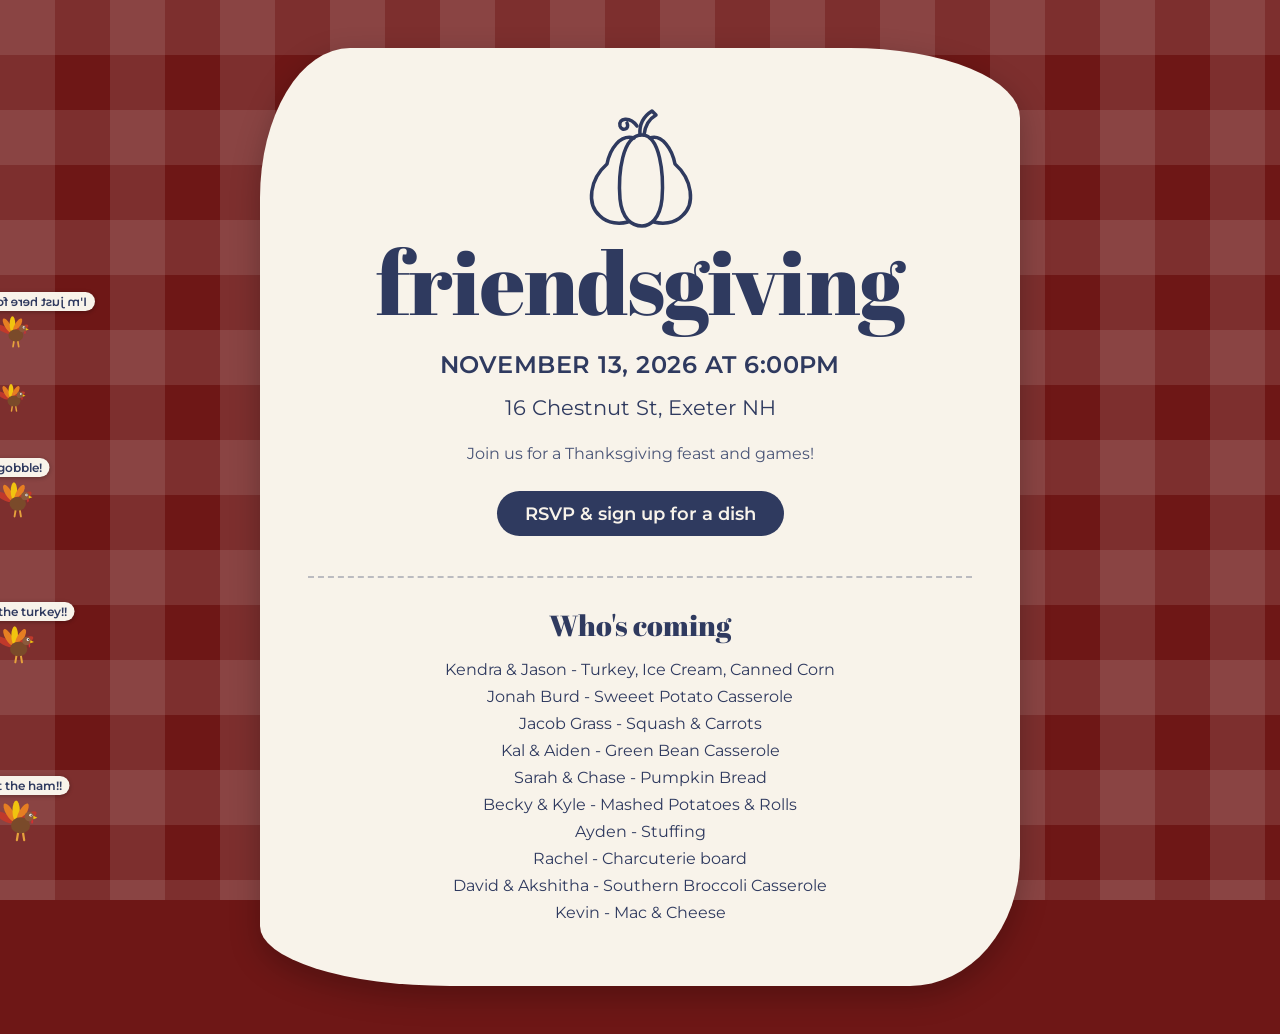
<file: index.html>
<!DOCTYPE html>
<html lang="en">
<head>
    <meta charset="UTF-8">
    <meta name="viewport" content="width=device-width, initial-scale=1.0, viewport-fit=cover">
    <meta property="og:title" content="Friendsgiving 2026">
    <meta property="og:description" content="November 13, 2026 at 6:00pm - 16 Chestnut St, Exeter NH. RSVP & sign up for a dish!">
    <meta property="og:image" content="https://friendseatfood.com/images/invitation.jpg">
    <link rel="preconnect" href="https://fonts.googleapis.com">
    <link rel="preconnect" href="https://fonts.gstatic.com" crossorigin>
    <link href="https://fonts.googleapis.com/css2?family=Abril+Fatface&family=Montserrat:ital,wght@0,400;0,500;0,600;1,400&display=swap" rel="stylesheet">
    <link rel="stylesheet" href="style.css?v=2026e">
    <title>Friendsgiving 2026</title>
</head>
<body>
    <div class="page-wrapper">
        <div class="card">
            <svg class="pumpkin" viewBox="0 0 120 130" fill="none" stroke="#2f3a5f" stroke-width="3.5" stroke-linecap="round" stroke-linejoin="round" aria-hidden="true">
                <path d="M60 31 C59 20, 64 12, 72 7 L76 11 C69 15, 65 22, 64 31"/>
                <path d="M57 22 C50 12, 38 14, 40 22 C42 28, 50 25, 47 19"/>
                <path d="M62 31 C42 31, 38 70, 40 95 C42 115, 52 122, 62 122 C70 122, 80 115, 82 95 C84 70, 80 31, 62 31 Z"/>
                <path d="M54 34 C40 30, 30 45, 27 60 C10 75, 6 100, 20 112 C28 120, 40 120, 48 118"/>
                <path d="M70 34 C82 30, 92 45, 95 60 C112 75, 116 100, 102 112 C94 120, 82 120, 74 118"/>
            </svg>

            <h1>friendsgiving</h1>
            <div class="event-details">
                <p>November 13, 2026 at 6:00pm</p>
            </div>
            <div class="location-details">
                <p>16 Chestnut St, Exeter NH</p>
            </div>
            <p class="tagline">Join us for a Thanksgiving feast and games!</p>

            <button onclick="redirectToRSVP()" class="rsvp-button">RSVP &amp; sign up for a dish</button>

            <div class="rsvp-info">
                <h2>Who's coming</h2>
                <ul id="bring-list">
                    <li>Kendra &amp; Jason - Turkey, Ice Cream, Canned Corn</li>
                    <li>Jonah Burd - Sweeet Potato Casserole</li>
                    <li>Jacob Grass - Squash &amp; Carrots </li>
                    <li>Kal &amp; Aiden - Green Bean Casserole </li>
                    <li>Sarah &amp; Chase - Pumpkin Bread </li>
                    <li>Becky &amp; Kyle - Mashed Potatoes &amp; Rolls  </li>
                    <li>Ayden - Stuffing </li>
                    <li>Rachel - Charcuterie board </li>
                    <li>David &amp; Akshitha - Southern Broccoli Casserole  </li>
                    <li>Kevin - Mac &amp; Cheese </li>
                </ul>
                <p class="empty-note">No RSVPs yet &mdash; be the first!</p>
            </div>
        </div>
    </div>

    <script>
        function redirectToRSVP() {
            window.location.href = "rsvp.html";
        }
    </script>
    <script src="turkeys.js?v=2026e"></script>
</body>
</html>
</file>
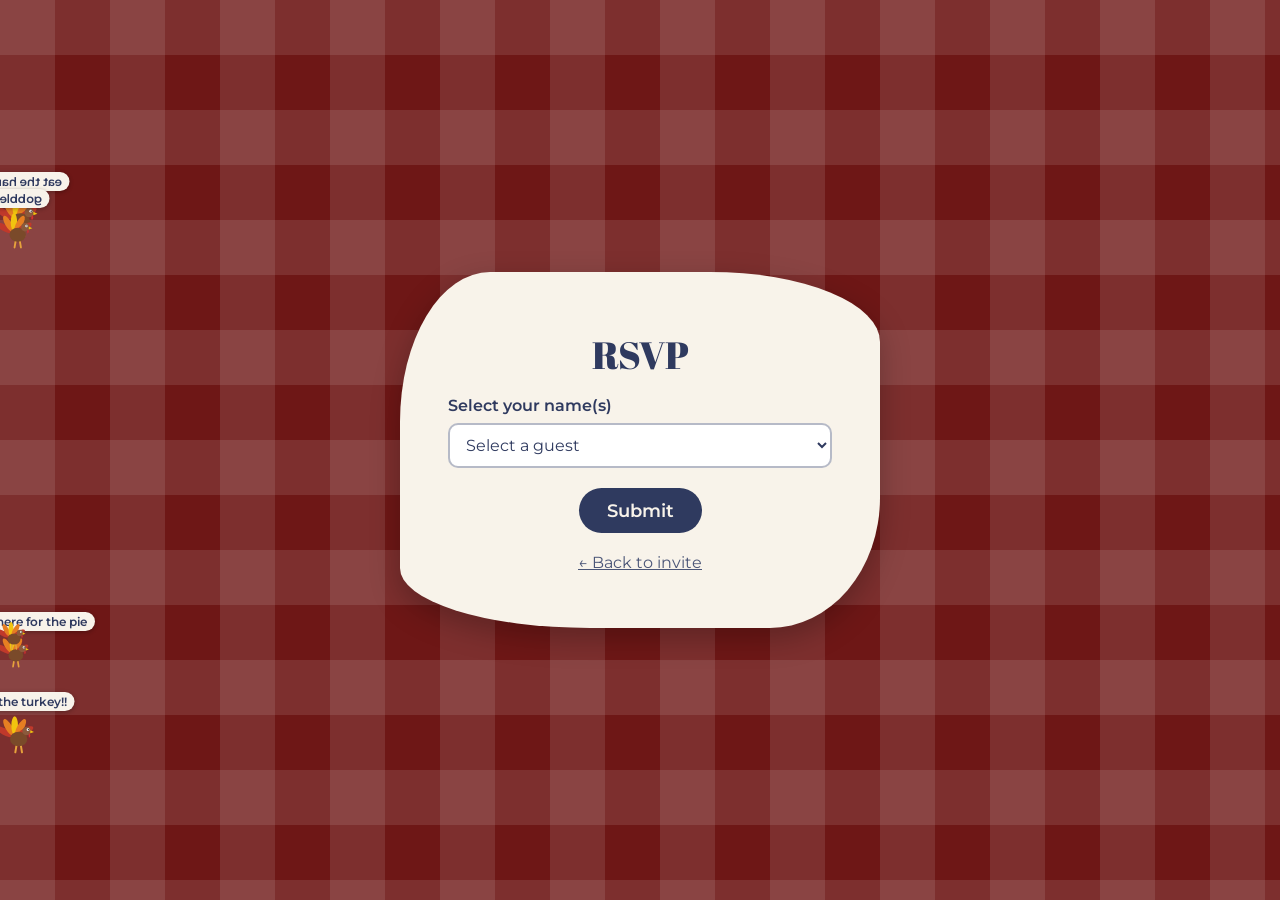
<file: rsvp.html>
<!DOCTYPE html>
<html lang="en">
<head>
    <meta charset="UTF-8">
    <meta name="viewport" content="width=device-width, initial-scale=1.0">
    <title>Friendsgiving RSVP</title>
    <link rel="preconnect" href="https://fonts.googleapis.com">
    <link rel="preconnect" href="https://fonts.gstatic.com" crossorigin>
    <link href="https://fonts.googleapis.com/css2?family=Abril+Fatface&family=Montserrat:ital,wght@0,400;0,500;0,600;1,400&display=swap" rel="stylesheet">
    <link rel="stylesheet" href="style.css?v=2026e">
    <style>
        .card
        {
            max-width: 480px;
            text-align: left;
        }

        .card h2
        {
            text-align: center;
            font-size: 2.4em;
        }

        label
        {
            display: block;
            margin-bottom: 8px;
            font-weight: 600;
        }

        select, input[type="text"]
        {
            font-family: 'Montserrat', sans-serif;
            font-size: 1em;
            color: var(--navy);
            width: 100%;
            padding: 10px 12px;
            margin-bottom: 20px;
            box-sizing: border-box;
            background: #fff;
            border: 2px solid rgba(47, 58, 95, 0.35);
            border-radius: 10px;
        }

        select:focus, input[type="text"]:focus
        {
            outline: none;
            border-color: var(--navy);
        }

        .additional-fields
        {
            display: none;
        }

        .additional-fields.visible
        {
            display: block;
        }

        .attendance-options
        {
            display: flex;
            gap: 24px;
            margin-bottom: 20px;
        }

        .attendance-options label
        {
            display: flex;
            align-items: center;
            gap: 8px;
            font-weight: 500;
            margin: 0;
            cursor: pointer;
        }

        /* Fixes weird safari radio button issues */
        input[type="radio"]
        {
            width: auto !important;
            margin: 0;
            accent-color: var(--navy);
        }

        .actions
        {
            text-align: center;
        }

        .rsvp-success, .rsvp-error
        {
            text-align: center;
        }

        .rsvp-success p
        {
            font-size: 1.1em;
        }

        .rsvp-error
        {
            color: var(--red);
            font-weight: 600;
        }

        .back-link
        {
            display: block;
            margin-top: 20px;
            text-align: center;
            color: var(--navy-soft);
        }
    </style>
</head>
<body>
    <div class="page-wrapper">
        <form class="card" id="rsvpForm" action="https://formspree.io/f/xoejlkgk" method="POST">
            <h2>RSVP</h2>

            <label for="guests">Select your name(s)</label>
            <select id="guests" name="guests" required onchange="showAdditionalFields()">
                <option value="" disabled selected>Select a guest</option>
                <!-- Remove names from here as people RSVP -->
                <option value="Conor & Mady">Conor &amp;  Mady</option>
                <option value="Brendon">Brendon</option>
                <option value="Chris">Chris Buck</option>
            </select>

            <!-- Additional fields for selected guest -->
            <div class="additional-fields">
                <label>Will you be attending?</label>
                <div class="attendance-options">
                    <label for="attendanceYes">
                        <input type="radio" id="attendanceYes" name="attendance" value="Yes"> Yes
                    </label>
                    <label for="attendanceNo">
                        <input type="radio" id="attendanceNo" name="attendance" value="No"> No
                    </label>
                </div>

                <label for="bringing">What will you be bringing?</label>
                <input type="text" id="bringing" name="bringing">
            </div>

            <p class="rsvp-error" hidden>Something went wrong sending your RSVP. Please try again.</p>

            <div class="actions">
                <button type="submit" class="rsvp-button">Submit</button>
            </div>
            <a class="back-link" href="index.html">&larr; Back to invite</a>
        </form>

        <div class="card rsvp-success" hidden>
            <h2>Thanks!</h2>
            <p id="successMessage"></p>
            <p>Taking you back to the invite&hellip;</p>
        </div>
    </div>

    <script>
        function showAdditionalFields()
        {
            const selectedGuest = document.getElementById('guests').value;
            const additionalFields = document.querySelector('.additional-fields');

            if (selectedGuest !== "")
            {
                additionalFields.classList.add('visible');
            }
            else
            {
                additionalFields.classList.remove('visible');
            }
        }

        // Send the RSVP to Formspree in the background, show a thank-you, then go home
        const form = document.getElementById('rsvpForm');
        const submitButton = form.querySelector('button[type="submit"]');
        const errorMessage = form.querySelector('.rsvp-error');

        form.addEventListener('submit', async (event) =>
        {
            event.preventDefault();
            submitButton.disabled = true;
            submitButton.textContent = 'Sending...';
            errorMessage.hidden = true;

            try
            {
                const response = await fetch(form.action, {
                    method: 'POST',
                    body: new FormData(form),
                    headers: { 'Accept': 'application/json' }
                });

                if (!response.ok)
                {
                    throw new Error('Formspree returned ' + response.status);
                }

                const name = form.guests.value;
                const attending = form.attendance.value;
                document.getElementById('successMessage').textContent =
                    attending === 'No'
                        ? `Your RSVP was sent, ${name}. Sorry you can't make it!`
                        : `Your RSVP was sent, ${name}. See you on November 13!`;

                form.hidden = true;
                document.querySelector('.rsvp-success').hidden = false;

                setTimeout(() =>
                {
                    window.location.href = 'index.html';
                }, 3000);
            }
            catch (error)
            {
                errorMessage.hidden = false;
                submitButton.disabled = false;
                submitButton.textContent = 'Submit';
            }
        });
    </script>
    <script src="turkeys.js?v=2026e"></script>
</body>
</html>
</file>
<file: style.css>
/* Friendsgiving 2026 - styled after images/invitation.jpg */
:root {
    --gingham: #6e1716;
    --cream: #f8f3ea;
    --navy: #2f3a5f;
    --navy-soft: #4a5577;
    --red: #8a1f1d;
}

/* Base styles */
html, body {
    margin: 0;
    padding: 0;
    min-height: 100%;
    width: 100%;
    overflow-x: hidden;
}

/* Red gingham tablecloth */
body {
    background-color: var(--gingham);
    background-image:
        linear-gradient(90deg, rgba(255, 255, 255, 0.1) 50%, transparent 50%),
        linear-gradient(rgba(255, 255, 255, 0.1) 50%, transparent 50%);
    background-size: 110px 110px;
    background-attachment: fixed;
    font-family: 'Montserrat', sans-serif;
    color: var(--navy);
}

.page-wrapper {
    min-height: 100vh;
    display: flex;
    align-items: center;
    justify-content: center;
    padding: 48px 16px;
    box-sizing: border-box;
}

/* Cream card with the hand-drawn wobbly edge */
.card {
    background: var(--cream);
    width: 100%;
    max-width: 760px;
    padding: 56px 48px;
    box-sizing: border-box;
    text-align: center;
    border-radius: 90px 170px 110px 190px / 150px 70px 130px 60px;
    box-shadow: 0 10px 30px rgba(0, 0, 0, 0.25);
}

.pumpkin {
    width: 120px;
    height: auto;
    display: block;
    margin: 0 auto 4px;
}

h1 {
    font-family: 'Abril Fatface', serif;
    font-weight: 400;
    font-size: 5.5em;
    line-height: 1;
    margin: 0 0 24px;
    color: var(--navy);
    letter-spacing: -0.01em;
}

h2 {
    font-family: 'Abril Fatface', serif;
    font-weight: 400;
    font-size: 1.8em;
    margin: 0 0 16px;
    color: var(--navy);
}

p {
    margin: 0 0 16px;
}

.event-details {
    font-weight: 600;
    font-size: 1.5em;
    letter-spacing: 0.02em;
    text-transform: uppercase;
    margin-bottom: 4px;
}

.location-details {
    font-size: 1.3em;
    margin-bottom: 24px;
}

.tagline {
    color: var(--navy-soft);
    margin-bottom: 28px;
}

.rsvp-button {
    font-family: 'Montserrat', sans-serif;
    background-color: var(--navy);
    color: var(--cream);
    padding: 12px 28px;
    font-size: 1.1em;
    font-weight: 600;
    cursor: pointer;
    border: none;
    border-radius: 999px;
    transition: background-color 0.2s ease;
}

.rsvp-button:hover {
    background-color: var(--red);
}

/* Who's coming list */
.rsvp-info {
    margin-top: 40px;
    padding-top: 28px;
    border-top: 2px dashed rgba(47, 58, 95, 0.3);
}

ul {
    list-style-type: none;
    padding: 0;
    margin: 0;
}

li {
    margin-bottom: 8px;
    font-size: 1em;
}

/* Shown automatically while the bring list is empty */
.empty-note {
    display: none;
    color: var(--navy-soft);
    font-style: italic;
}

#bring-list:empty + .empty-note {
    display: block;
}

/* Phones */
@media only screen and (max-width: 767px) {
    body {
        background-size: 60px 60px;
    }

    .card {
        padding: 40px 24px;
        border-radius: 50px 80px 60px 90px / 70px 40px 80px 35px;
    }

    .pumpkin {
        width: 84px;
    }

    h1 {
        font-size: 3em;
    }

    .event-details {
        font-size: 1.1em;
    }

    .location-details {
        font-size: 1.05em;
    }
}

/* Tiny turkeys running around (added by turkeys.js) */
.page-wrapper {
    position: relative;
    z-index: 1;
}

.turkey-layer {
    position: fixed;
    inset: 0;
    overflow: hidden;
    pointer-events: none;
    /* Above the card so turkeys run across it (lots of room on phones) */
    z-index: 2;
}

.turkey {
    position: absolute;
    left: 0;
    width: 44px;
    animation: run-right 14s linear infinite;
    pointer-events: auto;
    cursor: crosshair;
    -webkit-tap-highlight-color: transparent;
    touch-action: manipulation;
}

/* Bigger tap target than the turkey itself */
.turkey::after {
    content: '';
    position: absolute;
    inset: -12px;
}

.turkey svg {
    display: block;
    width: 100%;
    height: auto;
    animation: bob 0.25s ease-in-out infinite alternate;
}

.turkey-leg {
    transform-box: fill-box;
    transform-origin: top;
    animation: step 0.25s ease-in-out infinite alternate;
}

.turkey-leg-b {
    animation-direction: alternate-reverse;
}

.turkey-bubble {
    position: absolute;
    bottom: 100%;
    left: 50%;
    transform: translateX(-50%);
    margin-bottom: 4px;
    padding: 2px 8px;
    background: var(--cream);
    color: var(--navy);
    font-size: 0.75em;
    font-weight: 600;
    white-space: nowrap;
    border-radius: 999px;
    box-shadow: 0 1px 4px rgba(0, 0, 0, 0.3);
}

/* run-left mirrors the whole turkey, so mirror the bubble back to keep it readable */
.turkey.running-left .turkey-bubble {
    transform: translateX(-50%) scaleX(-1);
}

/* Height, speed and direction are randomized each lap by turkeys.js */
.t2 { width: 34px; animation: run-left 19s linear -6s infinite; }
.t3 { width: 30px; animation: run-left 22s linear -12s infinite; }
.t4 { width: 38px; animation-delay: -3s; }

/* The one who figured out what the party is about */
.t5 { width: 40px; animation: panic 12s linear 2s infinite backwards; }
.t5 svg, .t5 .turkey-leg { animation-duration: 0.1s; }

/* Bonked */
.turkey.dead {
    animation-play-state: paused;
    pointer-events: none;
}

.turkey.dead svg {
    animation: bonked 0.9s ease-in forwards;
}

.turkey.dead .turkey-leg,
.turkey.dead .turkey-bubble {
    animation: none;
    visibility: hidden;
}

.turkey-score {
    position: absolute;
    top: 12px;
    right: 12px;
    padding: 6px 14px;
    background: var(--cream);
    color: var(--navy);
    font-weight: 600;
    border-radius: 999px;
    box-shadow: 0 4px 12px rgba(0, 0, 0, 0.25);
    opacity: 0;
    transition: opacity 0.3s ease;
}

.turkey-score.visible {
    opacity: 1;
}

.turkey-feather {
    position: absolute;
    width: 6px;
    height: 12px;
    margin: -6px 0 0 -3px;
    border-radius: 50%;
    animation: feather 0.9s ease-out forwards;
}

.turkey-points {
    position: absolute;
    transform: translate(-50%, -50%);
    color: #f1c40f;
    font-weight: 700;
    font-size: 1.2em;
    text-shadow: 0 1px 2px rgba(0, 0, 0, 0.5);
    animation: points 0.9s ease-out forwards;
}

@keyframes bonked {
    0%   { transform: translateY(0) rotate(0); opacity: 1; }
    30%  { transform: translateY(-14px) rotate(120deg); opacity: 1; }
    100% { transform: translateY(16px) rotate(180deg); opacity: 0; }
}

@keyframes feather {
    from { transform: translate(0, 0) rotate(0); opacity: 1; }
    to   { transform: translate(var(--dx), var(--dy)) rotate(var(--rot)); opacity: 0; }
}

@keyframes points {
    from { transform: translate(-50%, -50%); opacity: 1; }
    to   { transform: translate(-50%, -250%); opacity: 0; }
}

@keyframes run-right {
    from { transform: translateX(-80px); }
    to   { transform: translateX(calc(100vw + 80px)); }
}

@keyframes run-left {
    from { transform: translateX(calc(100vw + 80px)) scaleX(-1); }
    to   { transform: translateX(-80px) scaleX(-1); }
}

@keyframes panic {
    0%        { transform: translateX(-200px); }
    35%, 100% { transform: translateX(calc(100vw + 200px)); }
}

@keyframes bob {
    from { transform: translateY(0); }
    to   { transform: translateY(-3px); }
}

@keyframes step {
    from { transform: rotate(-25deg); }
    to   { transform: rotate(25deg); }
}

@media (prefers-reduced-motion: reduce) {
    .turkey-layer {
        display: none;
    }
}
</file>
